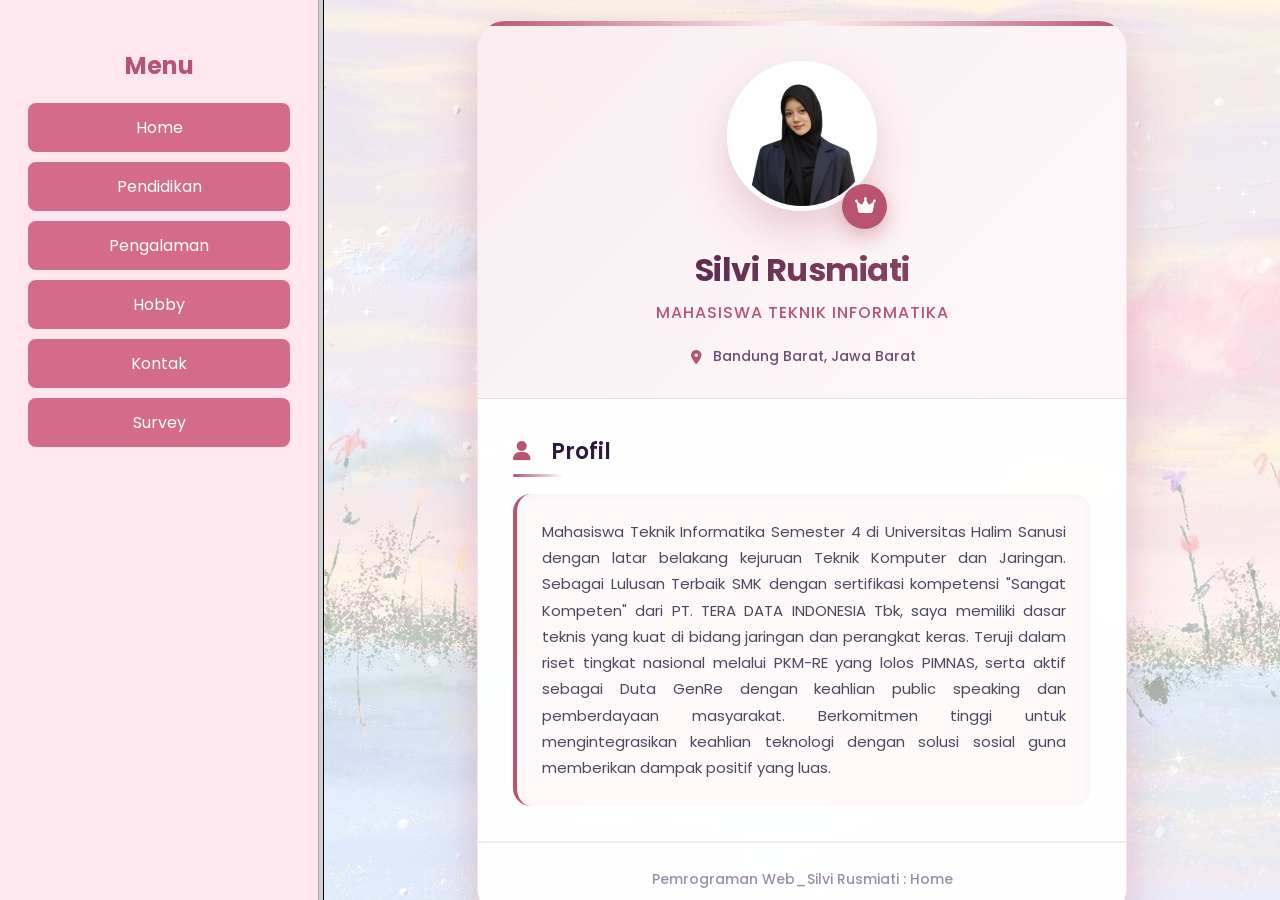
<file: index.html>
<!DOCTYPE html>
<html>
<head>
    <title>Website Silvi Rusmiati</title>
</head>

<frameset cols="25%,75%">
    <frame src="menu.html" name="menu">
    <frame src="home.html" name="isi">
</frameset>

</html>
</file>
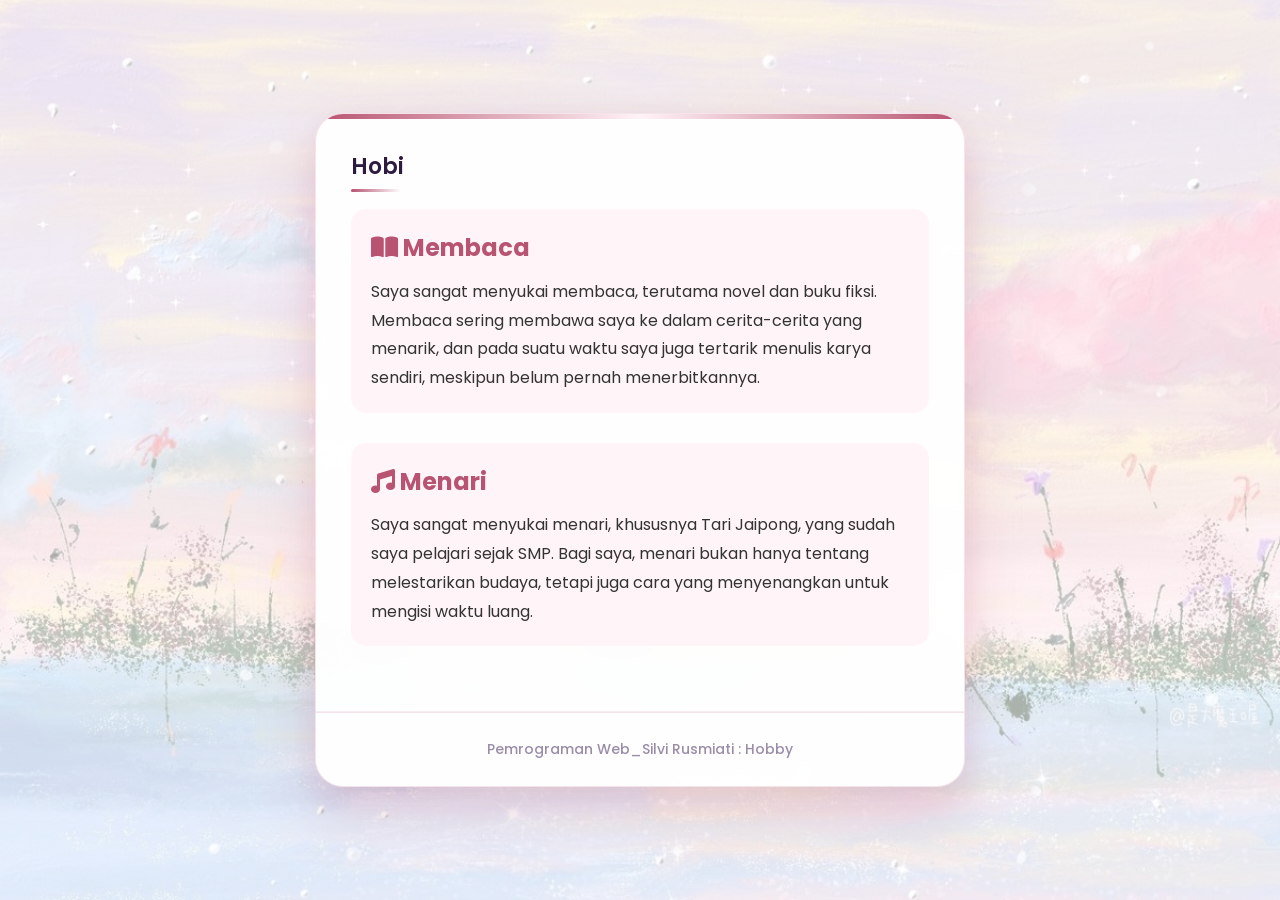
<file: hobby.html>
<!DOCTYPE html>
<html lang="id">
<head>
<meta charset="UTF-8">
<title>Hobby</title>

<link rel="stylesheet" href="style.css">
<link rel="stylesheet" href="https://cdnjs.cloudflare.com/ajax/libs/font-awesome/6.4.0/css/all.min.css">

<style>
.hobby-box{
    margin-bottom:30px;
    padding:20px;
    border-radius:15px;
    background:#fff5f8;
}

.hobby-box h2{
    color:#b85371;
    margin-bottom:10px;
}

.hobby-box p{
    line-height:1.8;
    color:#333;
}
</style>
</head>

<body>

<div class="profile-container">
<div class="profile-card">

<div class="section">
<h2 class="section-title">Hobi</h2>

<div class="hobby-box">
<h2><i class="fas fa-book-open"></i> Membaca</h2>
<p>
Saya sangat menyukai membaca, terutama novel dan buku fiksi.
Membaca sering membawa saya ke dalam cerita-cerita yang menarik, dan pada suatu waktu
saya juga tertarik menulis karya sendiri, meskipun belum pernah menerbitkannya.
</p>
</div>

<div class="hobby-box">
<h2><i class="fas fa-music"></i> Menari</h2>
<p>
Saya sangat menyukai menari, khususnya Tari Jaipong, yang sudah saya pelajari
sejak SMP. Bagi saya, menari bukan hanya tentang melestarikan budaya,
tetapi juga cara yang menyenangkan untuk mengisi waktu luang.
</p>
</div>

</div>

<div class="card-footer">
<p>Pemrograman Web_Silvi Rusmiati : Hobby</p>
</div>

</div>
</div>

</body>
</html>
</file>
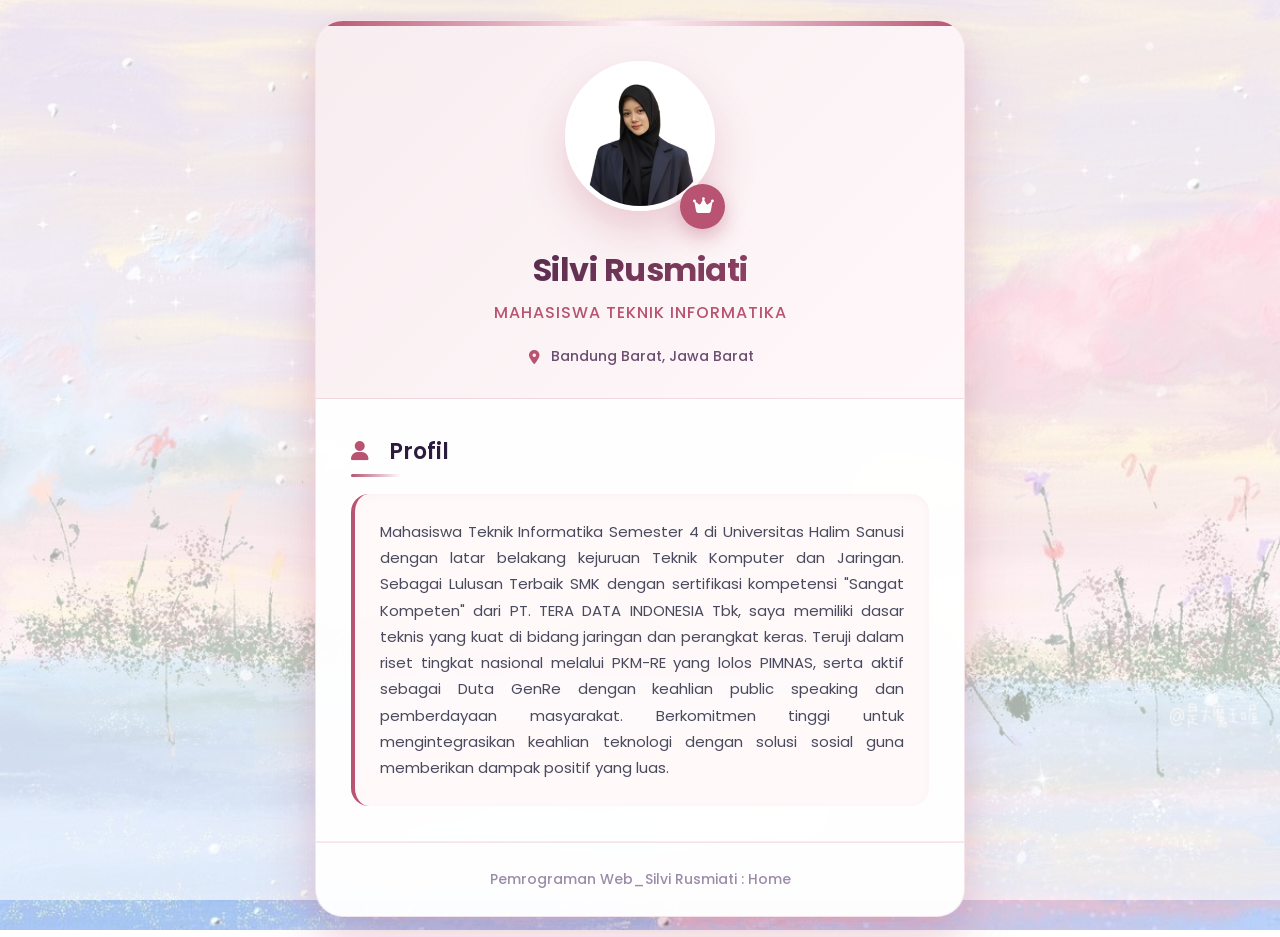
<file: home.html>
<!DOCTYPE html>
<html lang="id">
<head>
<meta charset="UTF-8">
<meta name="viewport" content="width=device-width, initial-scale=1.0">

<title>Home</title>

<link href="https://fonts.googleapis.com/css2?family=Poppins:wght@300;400;500;600;700&display=swap" rel="stylesheet">
<link rel="stylesheet" href="https://cdnjs.cloudflare.com/ajax/libs/font-awesome/6.4.0/css/all.min.css">
<link rel="stylesheet" href="style.css">
</head>

<body>

<div class="profile-container">
<div class="profile-card">

<div class="card-header">
<div class="profile-image-container">
<img src="profile.png" alt="Silvi Rusmiati" class="profile-image">

<div class="profile-overlay">
<i class="fas fa-crown"></i>
</div>
</div>

<div class="profile-text">
<h1 class="profile-name">Silvi Rusmiati</h1>
<p class="profile-subtitle">Mahasiswa Teknik Informatika</p>

<div class="contact-info">
<span class="contact-item">
<i class="fas fa-map-marker-alt"></i> Bandung Barat, Jawa Barat

</div>
</div>
</div>

<div class="section profil-section">
<h2 class="section-title">
<i class="fas fa-user"></i> Profil
</h2>

<div class="profil-content">
<p>
Mahasiswa Teknik Informatika Semester 4 di Universitas Halim Sanusi dengan latar belakang
kejuruan Teknik Komputer dan Jaringan. Sebagai Lulusan Terbaik SMK dengan sertifikasi
kompetensi "Sangat Kompeten" dari PT. TERA DATA INDONESIA Tbk, saya memiliki dasar teknis
yang kuat di bidang jaringan dan perangkat keras. Teruji dalam riset tingkat nasional melalui
PKM-RE yang lolos PIMNAS, serta aktif sebagai Duta GenRe dengan keahlian public speaking dan
pemberdayaan masyarakat. Berkomitmen tinggi untuk mengintegrasikan keahlian teknologi dengan
solusi sosial guna memberikan dampak positif yang luas.
</p>
</div>
</div>

<div class="card-footer">
<p>Pemrograman Web_Silvi Rusmiati : Home</p>
</div>

</div>
</div>

</body>
</html>
</file>
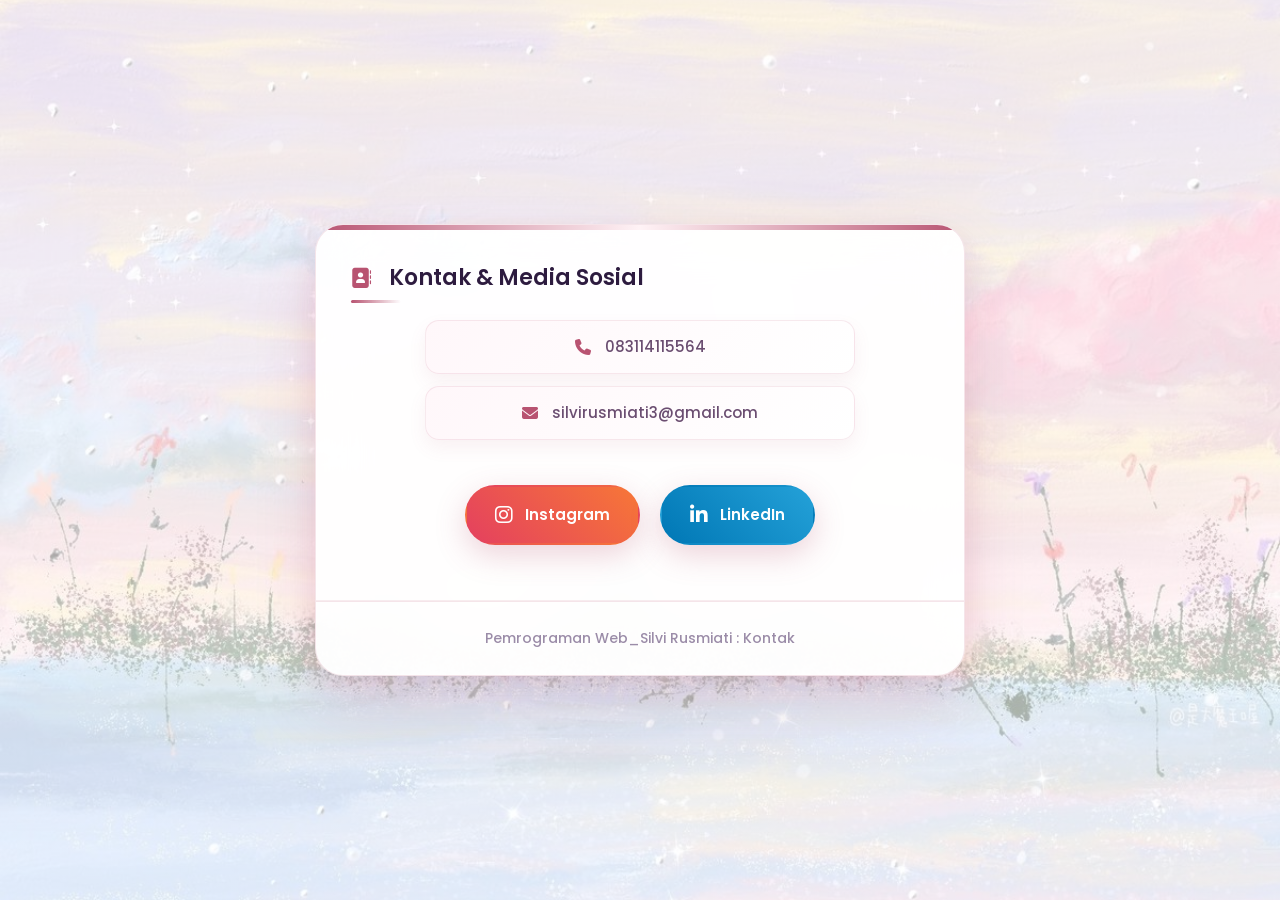
<file: kontak.html>
<!DOCTYPE html>
<html lang="id">
<head>
<meta charset="UTF-8">
<meta name="viewport" content="width=device-width, initial-scale=1.0">
<title>Kontak</title>

<link rel="stylesheet" href="style.css">
<link rel="stylesheet" href="https://cdnjs.cloudflare.com/ajax/libs/font-awesome/6.4.0/css/all.min.css">
</head>

<body>

<div class="profile-container">
<div class="profile-card">

<div class="section social-section">
<h2 class="section-title">
<i class="fas fa-address-book"></i> Kontak & Media Sosial
</h2>

<div class="kontak-box">

<p>
<i class="fas fa-phone"></i>
<span>083114115564</span>
</p>

<p>
<i class="fas fa-envelope"></i>
<span>silvirusmiati3@gmail.com</span>
</p>

</div>

<div class="social-links">

<a href="https://www.instagram.com/r.slvi_smt?utm_source=ig_web_button_share_sheet&igsh=ZDNlZDc0MzIxNw=="
class="social-button instagram"
target="_blank">
<i class="fab fa-instagram"></i>
<span>Instagram</span>
</a>

<a href="https://www.linkedin.com/in/silvi-rusmiati"
class="social-button linkedin"
target="_blank">
<i class="fab fa-linkedin-in"></i>
<span>LinkedIn</span>
</a>

</div>

</div>

<div class="card-footer">
<p>Pemrograman Web_Silvi Rusmiati : Kontak</p>
</div>

</div>
</div>

</body>
</html>
</file>
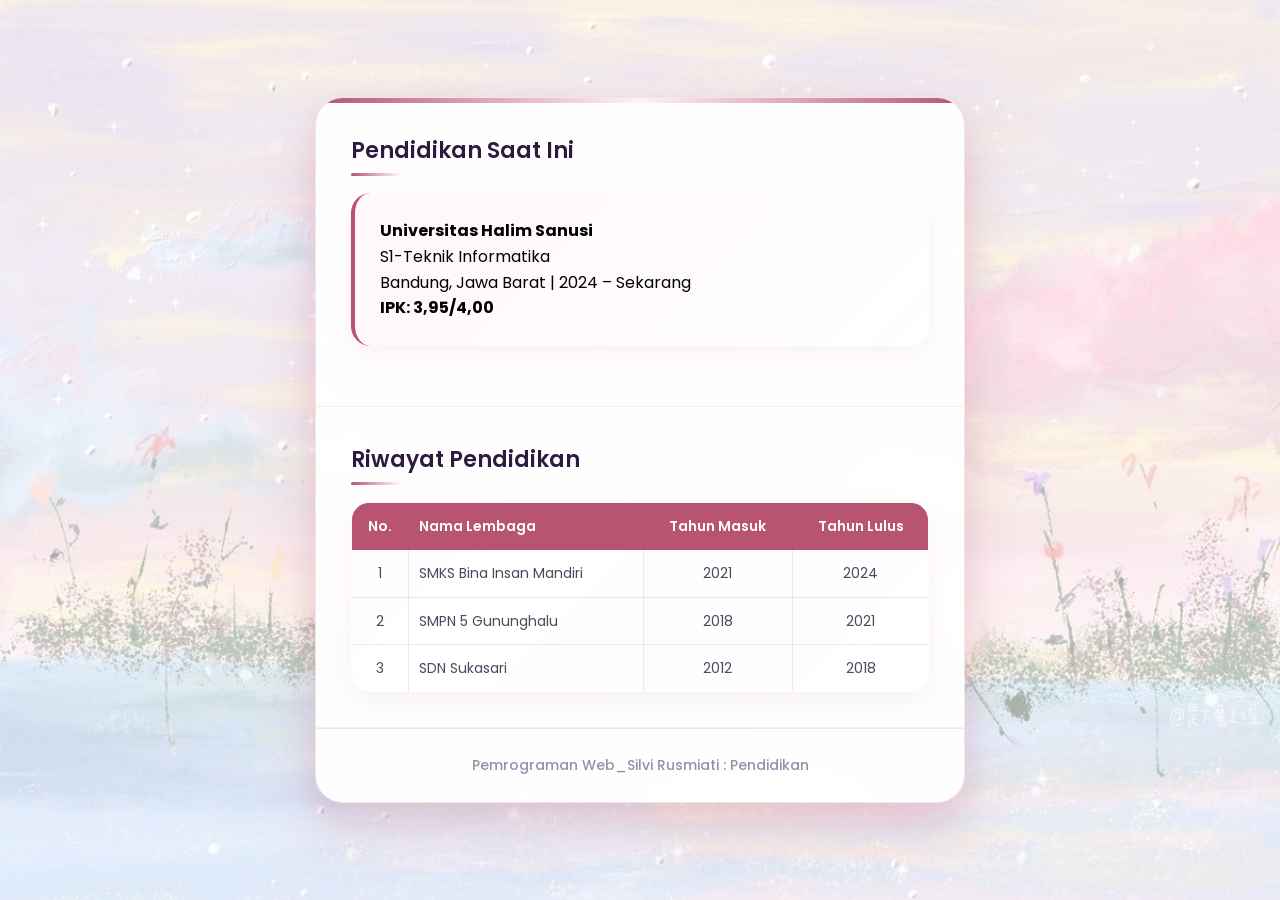
<file: pendidikan.html>
<!DOCTYPE html>
<html lang="id">
<head>
<meta charset="UTF-8">
<title>Pendidikan</title>

<link rel="stylesheet" href="style.css">
</head>

<body>

<div class="profile-container">
<div class="profile-card">

<div class="section pendidikan-section">
<h2 class="section-title">Pendidikan Saat Ini</h2>

<ul class="education-list">
<li class="education-item">
<strong>Universitas Halim Sanusi</strong><br>
S1-Teknik Informatika<br>
Bandung, Jawa Barat | 2024 – Sekarang<br>
<strong>IPK: 3,95/4,00</strong>
</li>
</ul>

</div>

<div class="section riwayat-section">
<h2 class="section-title">Riwayat Pendidikan</h2>

<table border="1" width="100%" cellpadding="10" cellspacing="0">
<tr bgcolor="#f2f2f2">
<th>No.</th>
<th>Nama Lembaga</th>
<th>Tahun Masuk</th>
<th>Tahun Lulus</th>
</tr>

<tr>
<td align="center">1</td>
<td>SMKS Bina Insan Mandiri</td>
<td align="center">2021</td>
<td align="center">2024</td>
</tr>

<tr>
<td align="center">2</td>
<td>SMPN 5 Gununghalu</td>
<td align="center">2018</td>
<td align="center">2021</td>
</tr>

<tr>
<td align="center">3</td>
<td>SDN Sukasari</td>
<td align="center">2012</td>
<td align="center">2018</td>
</tr>

</table>

</div>

<div class="card-footer">
<p>Pemrograman Web_Silvi Rusmiati : Pendidikan</p>
</div>

</div>
</div>

</body>
</html>
</file>
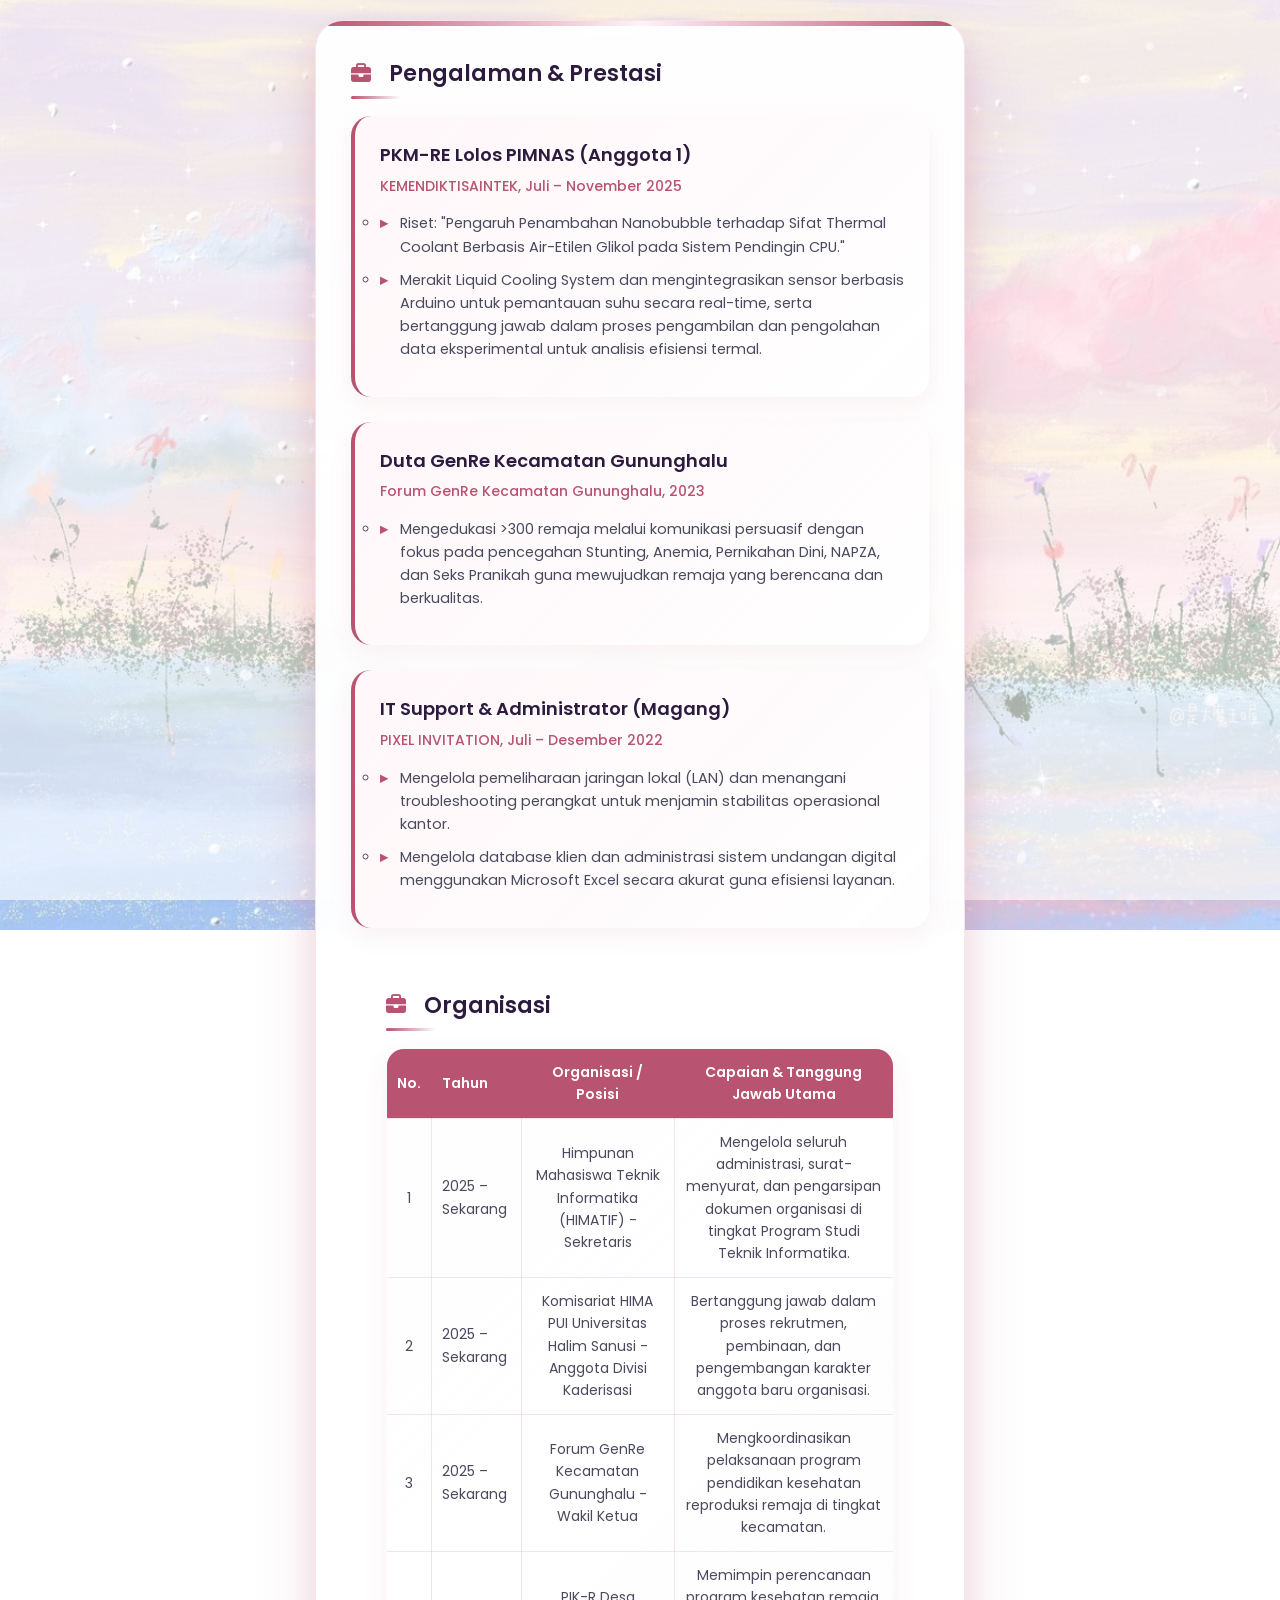
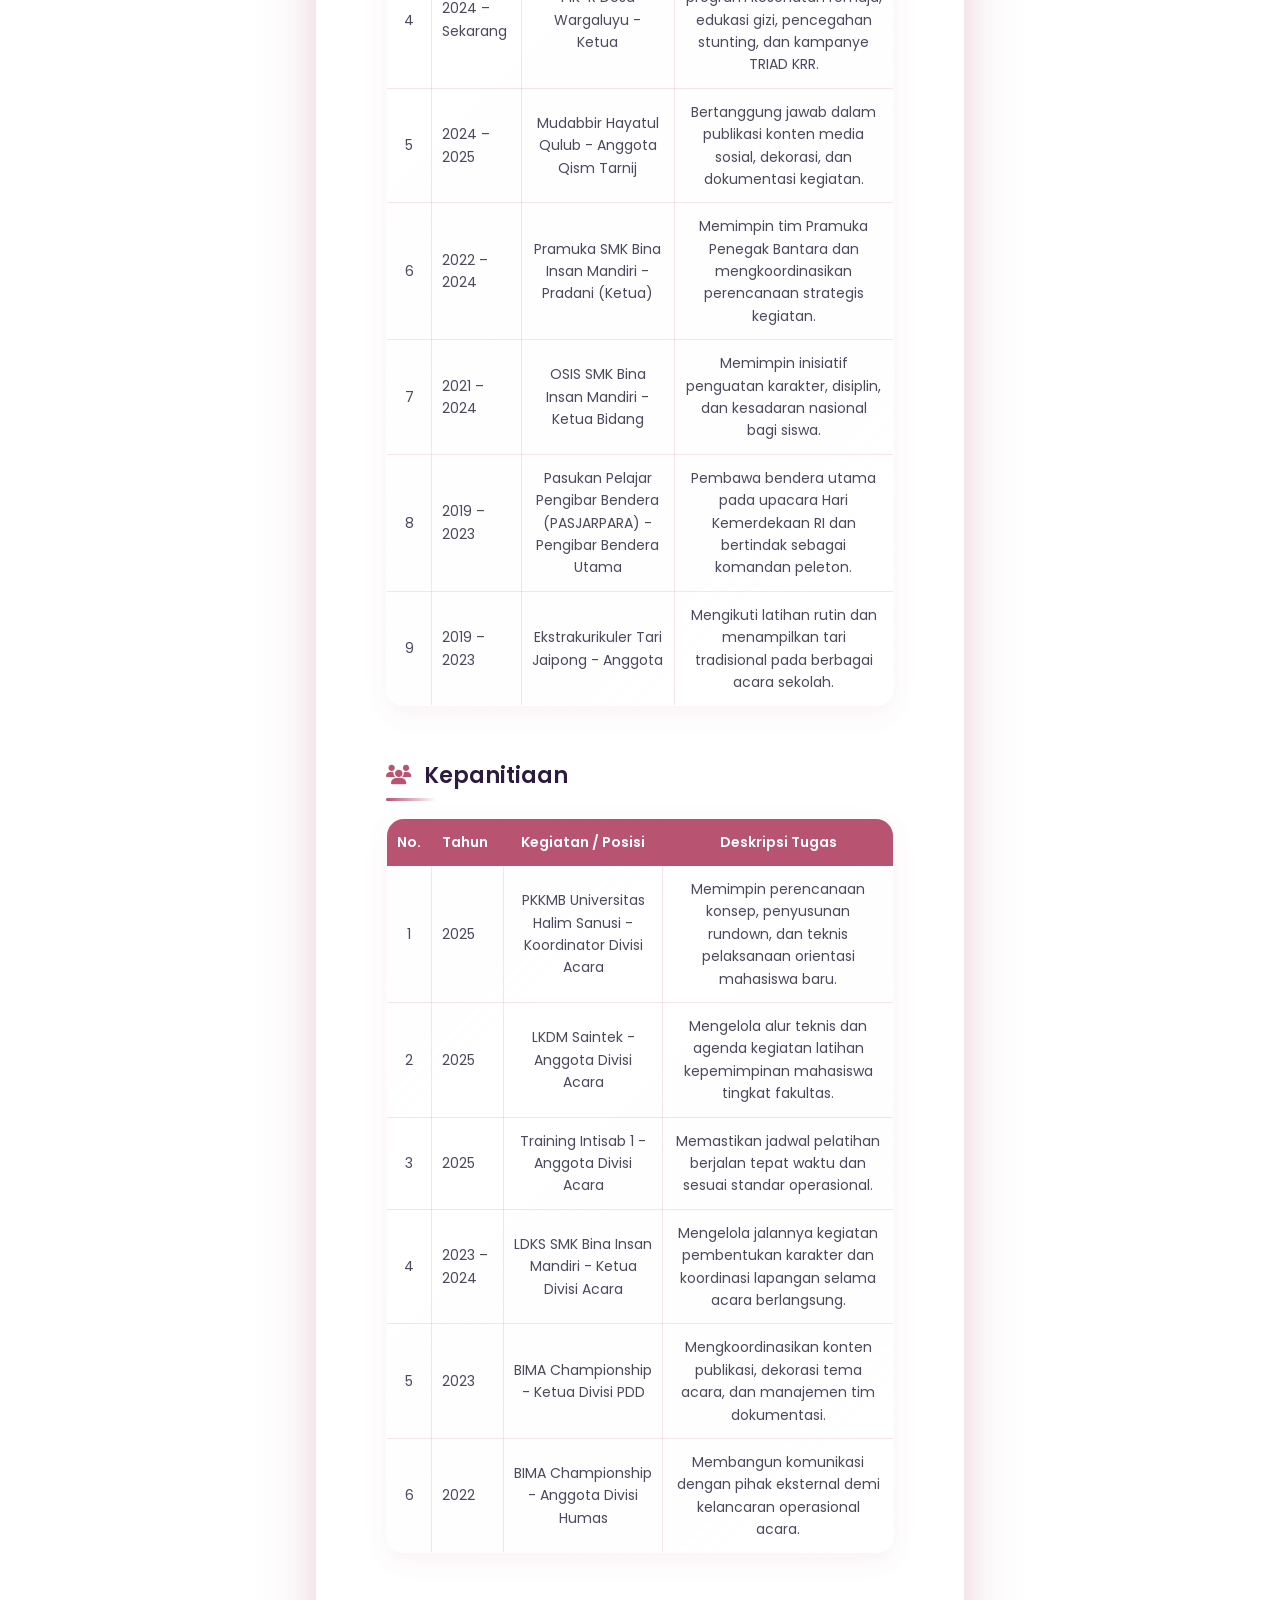
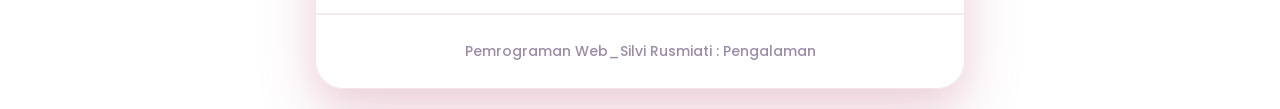
<file: pengalaman.html>
<!DOCTYPE html>
<html lang="id">
<head>
<meta charset="UTF-8">
<title>Pengalaman</title>

<link rel="stylesheet" href="style.css">
<link rel="stylesheet" href="https://cdnjs.cloudflare.com/ajax/libs/font-awesome/6.4.0/css/all.min.css">
</head>

<body>

<div class="profile-container">
<div class="profile-card">

<div class="section pengalaman-section">
<h2 class="section-title">
<i class="fas fa-briefcase"></i> Pengalaman & Prestasi
</h2>

<ul class="experience-list">

<li class="experience-item">
<div class="experience-header">
<strong>PKM-RE Lolos PIMNAS (Anggota 1)</strong>
<span class="experience-date">KEMENDIKTISAINTEK, Juli – November 2025</span>
</div>

<ul class="experience-details">
<li>
Riset: "Pengaruh Penambahan Nanobubble terhadap Sifat Thermal Coolant Berbasis
Air-Etilen Glikol pada Sistem Pendingin CPU."
</li>

<li>
Merakit Liquid Cooling System dan mengintegrasikan sensor berbasis Arduino untuk
pemantauan suhu secara real-time, serta bertanggung jawab dalam proses pengambilan
dan pengolahan data eksperimental untuk analisis efisiensi termal.
</li>
</ul>
</li>

<li class="experience-item">
<div class="experience-header">
<strong>Duta GenRe Kecamatan Gununghalu</strong>
<span class="experience-date">Forum GenRe Kecamatan Gununghalu, 2023</span>
</div>

<ul class="experience-details">
<li>
Mengedukasi >300 remaja melalui komunikasi persuasif dengan fokus pada pencegahan
Stunting, Anemia, Pernikahan Dini, NAPZA, dan Seks Pranikah guna mewujudkan remaja
yang berencana dan berkualitas.
</li>
</ul>
</li>

<li class="experience-item">
<div class="experience-header">
<strong>IT Support & Administrator (Magang)</strong>
<span class="experience-date">PIXEL INVITATION, Juli – Desember 2022</span>
</div>

<ul class="experience-details">
<li>
Mengelola pemeliharaan jaringan lokal (LAN) dan menangani troubleshooting perangkat
untuk menjamin stabilitas operasional kantor.
</li>

<li>
Mengelola database klien dan administrasi sistem undangan digital menggunakan
Microsoft Excel secara akurat guna efisiensi layanan.
</li>
</ul>
</li>

</ul>

<div class="section pengalaman-section">
    <h2 class="section-title">
        <i class="fas fa-briefcase"></i> Organisasi
    </h2>

    <table border="1" width="100%" cellpadding="10" cellspacing="0">
        <tr bgcolor="#f2f2f2">
            <th>No.</th>
            <th>Tahun</th>
            <th>Organisasi / Posisi</th>
            <th>Capaian & Tanggung Jawab Utama</th>
        </tr>

        <tr>
            <td align="center">1</td>
            <td align="center">2025 – Sekarang</td>
            <td>Himpunan Mahasiswa Teknik Informatika (HIMATIF) - Sekretaris</td>
            <td>Mengelola seluruh administrasi, surat-menyurat, dan pengarsipan dokumen organisasi di tingkat Program Studi Teknik Informatika.</td>
        </tr>

        <tr>
            <td align="center">2</td>
            <td align="center">2025 – Sekarang</td>
            <td>Komisariat HIMA PUI Universitas Halim Sanusi - Anggota Divisi Kaderisasi</td>
            <td>Bertanggung jawab dalam proses rekrutmen, pembinaan, dan pengembangan karakter anggota baru organisasi.</td>
        </tr>

        <tr>
            <td align="center">3</td>
            <td align="center">2025 – Sekarang</td>
            <td>Forum GenRe Kecamatan Gununghalu - Wakil Ketua</td>
            <td>Mengkoordinasikan pelaksanaan program pendidikan kesehatan reproduksi remaja di tingkat kecamatan.</td>
        </tr>

        <tr>
            <td align="center">4</td>
            <td align="center">2024 – Sekarang</td>
            <td>PIK-R Desa Wargaluyu - Ketua</td>
            <td>Memimpin perencanaan program kesehatan remaja, edukasi gizi, pencegahan stunting, dan kampanye TRIAD KRR.</td>
        </tr>

        <tr>
            <td align="center">5</td>
            <td align="center">2024 – 2025</td>
            <td>Mudabbir Hayatul Qulub - Anggota Qism Tarnij</td>
            <td>Bertanggung jawab dalam publikasi konten media sosial, dekorasi, dan dokumentasi kegiatan.</td>
        </tr>

        <tr>
            <td align="center">6</td>
            <td align="center">2022 – 2024</td>
            <td>Pramuka SMK Bina Insan Mandiri - Pradani (Ketua)</td>
            <td>Memimpin tim Pramuka Penegak Bantara dan mengkoordinasikan perencanaan strategis kegiatan.</td>
        </tr>

        <tr>
            <td align="center">7</td>
            <td align="center">2021 – 2024</td>
            <td>OSIS SMK Bina Insan Mandiri - Ketua Bidang</td>
            <td>Memimpin inisiatif penguatan karakter, disiplin, dan kesadaran nasional bagi siswa.</td>
        </tr>

        <tr>
            <td align="center">8</td>
            <td align="center">2019 – 2023</td>
            <td>Pasukan Pelajar Pengibar Bendera (PASJARPARA) - Pengibar Bendera Utama</td>
            <td>Pembawa bendera utama pada upacara Hari Kemerdekaan RI dan bertindak sebagai komandan peleton.</td>
        </tr>

        <tr>
            <td align="center">9</td>
            <td align="center">2019 – 2023</td>
            <td>Ekstrakurikuler Tari Jaipong - Anggota</td>
            <td>Mengikuti latihan rutin dan menampilkan tari tradisional pada berbagai acara sekolah.</td>
        </tr>
    </table>

    <br><br>

    <h2 class="section-title">
        <i class="fas fa-users"></i> Kepanitiaan
    </h2>

    <table border="1" width="100%" cellpadding="10" cellspacing="0">
        <tr bgcolor="#f2f2f2">
            <th>No.</th>
            <th>Tahun</th>
            <th>Kegiatan / Posisi</th>
            <th>Deskripsi Tugas</th>
        </tr>

        <tr>
            <td align="center">1</td>
            <td align="center">2025</td>
            <td>PKKMB Universitas Halim Sanusi - Koordinator Divisi Acara</td>
            <td>Memimpin perencanaan konsep, penyusunan rundown, dan teknis pelaksanaan orientasi mahasiswa baru.</td>
        </tr>

        <tr>
            <td align="center">2</td>
            <td align="center">2025</td>
            <td>LKDM Saintek - Anggota Divisi Acara</td>
            <td>Mengelola alur teknis dan agenda kegiatan latihan kepemimpinan mahasiswa tingkat fakultas.</td>
        </tr>

        <tr>
            <td align="center">3</td>
            <td align="center">2025</td>
            <td>Training Intisab 1 - Anggota Divisi Acara</td>
            <td>Memastikan jadwal pelatihan berjalan tepat waktu dan sesuai standar operasional.</td>
        </tr>

        <tr>
            <td align="center">4</td>
            <td align="center">2023 – 2024</td>
            <td>LDKS SMK Bina Insan Mandiri - Ketua Divisi Acara</td>
            <td>Mengelola jalannya kegiatan pembentukan karakter dan koordinasi lapangan selama acara berlangsung.</td>
        </tr>

        <tr>
            <td align="center">5</td>
            <td align="center">2023</td>
            <td>BIMA Championship - Ketua Divisi PDD</td>
            <td>Mengkoordinasikan konten publikasi, dekorasi tema acara, dan manajemen tim dokumentasi.</td>
        </tr>

        <tr>
            <td align="center">6</td>
            <td align="center">2022</td>
            <td>BIMA Championship - Anggota Divisi Humas</td>
            <td>Membangun komunikasi dengan pihak eksternal demi kelancaran operasional acara.</td>
        </tr>
    </table>
</div>

</div>

<div class="card-footer">
<p>Pemrograman Web_Silvi Rusmiati : Pengalaman</p>
</div>

</div>
</div>

</body>
</html>
</file>
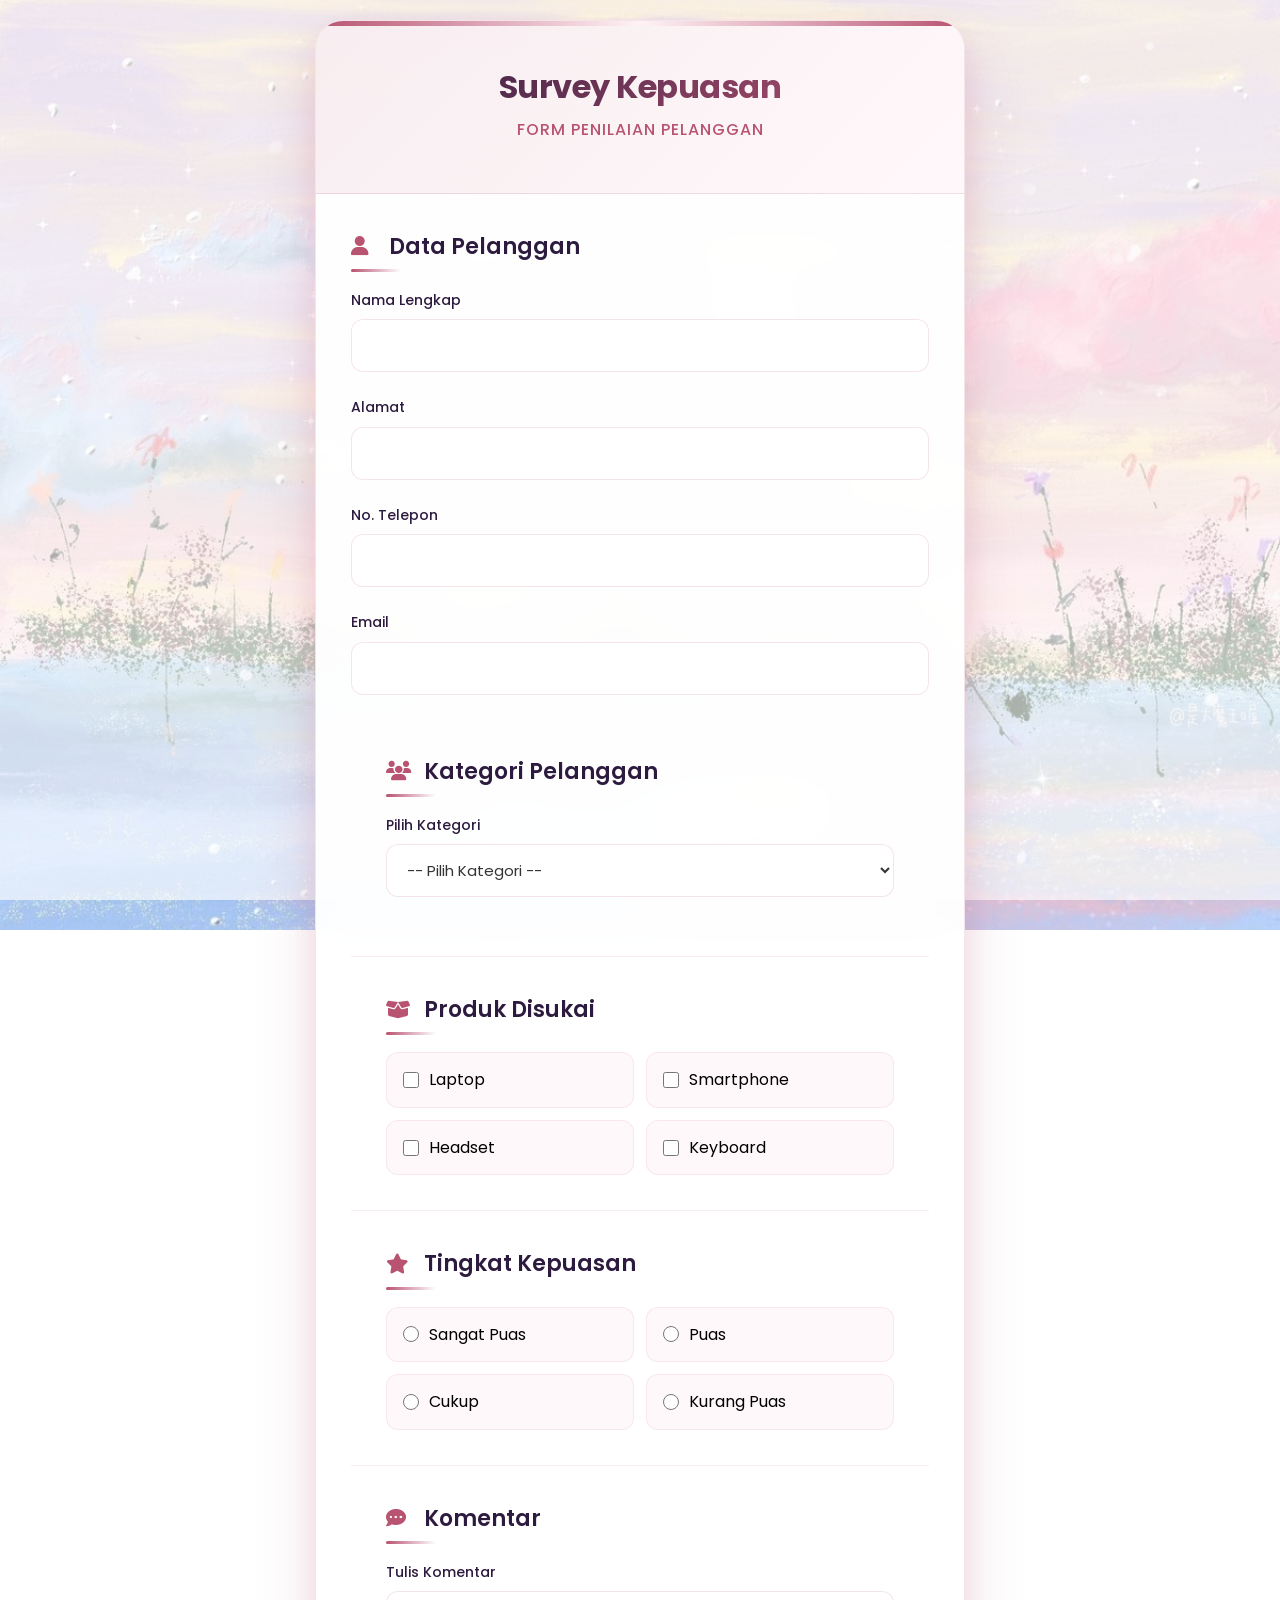
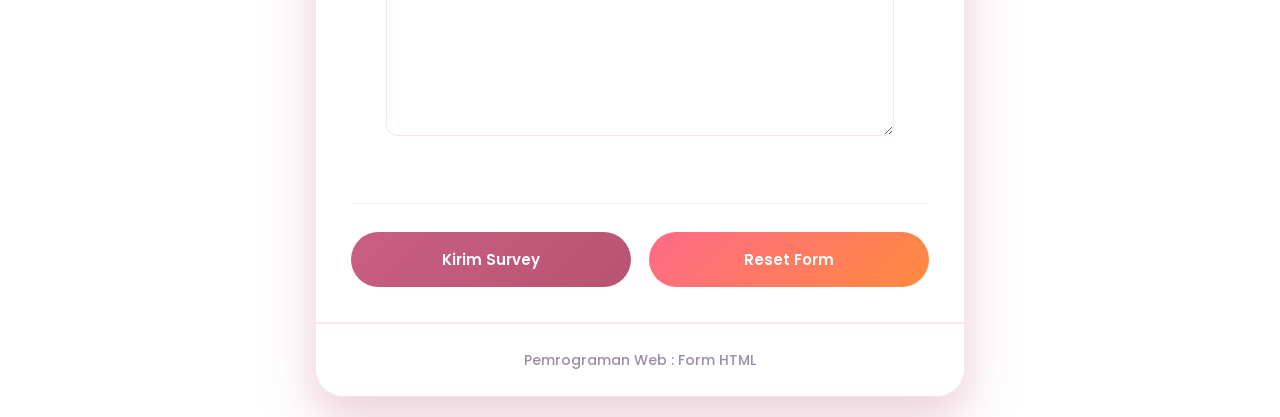
<file: survey.html>
<!DOCTYPE html>
<html lang="id">
<head>
    <meta charset="UTF-8">
    <meta name="viewport" content="width=device-width, initial-scale=1.0">
    <title>Survey Kepuasan Pelanggan</title>

    <link href="https://fonts.googleapis.com/css2?family=Poppins:wght@300;400;500;600;700&display=swap" rel="stylesheet">
    <link rel="stylesheet" href="https://cdnjs.cloudflare.com/ajax/libs/font-awesome/6.4.0/css/all.min.css">
    <link rel="stylesheet" href="style.css">
</head>

<body>
    <div class="profile-container">
        <div class="profile-card">

            <div class="card-header">
                <div class="profile-text">
                    <h1 class="profile-name">Survey Kepuasan</h1>
                    <p class="profile-subtitle">Form Penilaian Pelanggan</p>
                </div>
            </div>

            <div class="section">
                <h2 class="section-title">
                    <i class="fas fa-user"></i> Data Pelanggan
                </h2>

                <form action="" method="post">

                    <div class="form-group">
                        <label>Nama Lengkap</label>
                        <input type="text" name="nama" required>
                    </div>

                    <div class="form-group">
                        <label>Alamat</label>
                        <input type="text" name="alamat" required>
                    </div>

                    <div class="form-group">
                        <label>No. Telepon</label>
                        <input type="text" name="telepon" required>
                    </div>

                    <div class="form-group">
                        <label>Email</label>
                        <input type="email" name="email">
                    </div>

                    <div class="section">
                        <h2 class="section-title">
                            <i class="fas fa-users"></i> Kategori Pelanggan
                        </h2>

                        <div class="form-group">
                            <label>Pilih Kategori</label>
                            <select name="kategori" required>
                                <option value="">-- Pilih Kategori --</option>
                                <option value="pelajar">Pelajar</option>
                                <option value="mahasiswa">Mahasiswa</option>
                                <option value="umum">Umum</option>
                                <option value="pegawai">Pegawai</option>
                            </select>
                        </div>
                    </div>

                    <div class="section">
                        <h2 class="section-title">
                            <i class="fas fa-box-open"></i> Produk Disukai
                        </h2>

                        <div class="checkbox-group">
                            <label><input type="checkbox" name="produk[]" value="Laptop"> Laptop</label>
                            <label><input type="checkbox" name="produk[]" value="Smartphone"> Smartphone</label>
                            <label><input type="checkbox" name="produk[]" value="Headset"> Headset</label>
                            <label><input type="checkbox" name="produk[]" value="Keyboard"> Keyboard</label>
                        </div>
                    </div>

                    <div class="section">
                        <h2 class="section-title">
                            <i class="fas fa-star"></i> Tingkat Kepuasan
                        </h2>

                        <div class="radio-group">
                            <label><input type="radio" name="kepuasan" value="Sangat Puas" required> Sangat Puas</label>
                            <label><input type="radio" name="kepuasan" value="Puas"> Puas</label>
                            <label><input type="radio" name="kepuasan" value="Cukup"> Cukup</label>
                            <label><input type="radio" name="kepuasan" value="Kurang Puas"> Kurang Puas</label>
                        </div>
                    </div>

                    <div class="section">
                        <h2 class="section-title">
                            <i class="fas fa-comment-dots"></i> Komentar
                        </h2>

                        <div class="form-group">
                            <label>Tulis Komentar</label>
                            <textarea name="komentar" rows="5"></textarea>
                        </div>
                    </div>

                    <div class="button-group">
                        <input type="submit" value="Kirim Survey" class="btn-submit">
                        <input type="reset" value="Reset Form" class="btn-reset">
                    </div>

                </form>
            </div>

            <div class="card-footer">
                <p>Pemrograman Web : Form HTML</p>
            </div>

        </div>
    </div>
</body>
</html>
</file>
<file: style.css>
@import url('https://fonts.googleapis.com/css2?family=Poppins:wght@300;400;500;600;700;800&display=swap');

* {
    margin: 0;
    padding: 0;
    box-sizing: border-box;
    font-family: 'Poppins', sans-serif;
}

/* home */
body {
    background:
        linear-gradient(rgba(255, 255, 255, 0.65), rgba(255, 255, 255, 0.65)),
        url('foto-bg.jpg');
    background-size: cover;
    background-position: center;
    background-repeat: no-repeat;
    background-attachment: fixed;
    min-height: 100vh;
    display: flex;
    justify-content: center;
    align-items: center;
    padding: 20px;
    line-height: 1.6;
}

.profile-container {
    width: 100%;
    max-width: 650px;
}

/* card */
.profile-card {
    position: relative;
    overflow: hidden;
    background: rgba(255, 255, 255, 0.95);
    border: 1px solid rgba(184, 83, 113, 0.15);
    border-radius: 28px;
    backdrop-filter: blur(25px);
    box-shadow:
        0 30px 60px rgba(184, 83, 113, 0.20),
        0 12px 30px rgba(184, 83, 113, 0.10);
    animation: cardSlideIn 0.8s cubic-bezier(0.25, 0.46, 0.45, 0.94);
}

.profile-card::before {
    content: '';
    position: absolute;
    inset: 0 0 auto 0;
    height: 5px;
    background: linear-gradient(90deg, #b85371, #fff3f6, #b85371);
}

/* header */
.card-header {
    text-align: center;
    padding: 40px 35px 30px;
    background: linear-gradient(
        135deg,
        rgba(184, 83, 113, 0.10),
        rgba(255, 243, 246, 0.60)
    );
    border-bottom: 1px solid rgba(184, 83, 113, 0.15);
}

/* foto profil */
.profile-image-container {
    position: relative;
    display: inline-block;
    margin-bottom: 25px;
}

.profile-image {
    width: 150px;
    height: 150px;
    object-fit: cover;
    border-radius: 50%;
    border: 5px solid #ffffff;
    box-shadow:
        0 20px 40px rgba(184, 83, 113, 0.25),
        inset 0 2px 8px rgba(255, 255, 255, 0.90);
    transition: all 0.4s cubic-bezier(0.68, -0.55, 0.265, 1.55);
}

.profile-image:hover {
    transform: scale(1.08) rotate(5deg);
    box-shadow:
        0 30px 60px rgba(184, 83, 113, 0.35),
        inset 0 2px 8px rgba(255, 255, 255, 1);
}

.profile-overlay {
    position: absolute;
    right: -10px;
    bottom: -10px;
    width: 45px;
    height: 45px;
    border-radius: 50%;
    background: #b85371;
    color: #ffffff;
    display: flex;
    justify-content: center;
    align-items: center;
    font-size: 18px;
    box-shadow: 0 8px 20px rgba(184, 83, 113, 0.40);
    animation: float 3s ease-in-out infinite;
}

/* nama */
.profile-name {
    margin-bottom: 5px;
    font-size: 32px;
    font-weight: 700;
    letter-spacing: -0.5px;
    background: linear-gradient(135deg, #2d1b3f, #b85371);
    -webkit-background-clip: text;
    -webkit-text-fill-color: transparent;
    background-clip: text;
}

.profile-subtitle {
    margin-bottom: 20px;
    font-size: 16px;
    font-weight: 500;
    letter-spacing: 1px;
    text-transform: uppercase;
    color: #b85371;
}

/* kontak home */
.contact-info {
    display: flex;
    flex-direction: column;
    gap: 8px;
}

.contact-item {
    display: flex;
    justify-content: center;
    align-items: center;
    gap: 8px;
    font-size: 14px;
    font-weight: 500;
    color: #6b4e71;
}

.contact-item i {
    width: 16px;
    color: #b85371;
}

/* section */
.section {
    padding: 35px;
    border-bottom: 1px solid rgba(184, 83, 113, 0.10);
}

.section:last-child {
    padding-bottom: 25px;
    border-bottom: none;
}

.section-title {
    position: relative;
    display: flex;
    align-items: center;
    gap: 12px;
    margin-bottom: 25px;
    font-size: 22px;
    font-weight: 600;
    color: #2d1b3f;
}

.section-title::after {
    content: '';
    position: absolute;
    left: 0;
    bottom: -8px;
    width: 50px;
    height: 3px;
    border-radius: 2px;
    background: linear-gradient(90deg, #b85371, transparent);
}

.section-title i {
    width: 26px;
    font-size: 20px;
    color: #b85371;
}

/* profil */
.profil-content p {
    padding: 25px;
    font-size: 15px;
    line-height: 1.75;
    text-align: justify;
    color: #4a4a5e;
    background: rgba(255, 243, 246, 0.50);
    border-left: 4px solid #b85371;
    border-radius: 18px;
    box-shadow: inset 0 2px 8px rgba(184, 83, 113, 0.05);
}

/* pendidikan & pengalaman */
.education-list,
.experience-list {
    list-style: none;
}

.education-item,
.experience-item {
    margin-bottom: 25px;
    padding: 25px;
    border-radius: 20px;
    border-left: 4px solid #b85371;
    background: linear-gradient(
        135deg,
        rgba(255, 243, 246, 0.70),
        rgba(255, 255, 255, 0.90)
    );
    box-shadow: 0 8px 25px rgba(184, 83, 113, 0.08);
    transition: all 0.3s ease;
}

.education-item:hover,
.experience-item:hover {
    transform: translateY(-5px);
    box-shadow: 0 15px 40px rgba(184, 83, 113, 0.15);
}

.education-header strong,
.experience-header strong {
    display: block;
    font-size: 18px;
    font-weight: 600;
    color: #2d1b3f;
}

.education-meta,
.experience-date {
    display: block;
    margin-top: 5px;
    font-size: 14px;
    font-weight: 500;
    color: #b85371;
}

.education-details {
    font-size: 15px;
    line-height: 1.7;
    color: #6b4e71;
}

.experience-details {
    margin-top: 15px;
}

.experience-details li {
    position: relative;
    margin-bottom: 10px;
    padding-left: 20px;
    font-size: 14.5px;
    color: #4a4a5e;
}

.experience-details li::before {
    content: '▸';
    position: absolute;
    left: 0;
    font-weight: bold;
    color: #b85371;
}

/* tabel */
table {
    width: 100%;
    margin-top: 10px;
    overflow: hidden;
    border-collapse: collapse;
    border-radius: 18px;
    background: linear-gradient(
        135deg,
        rgba(255, 243, 246, 0.70),
        rgba(255, 255, 255, 0.95)
    );
    box-shadow: 0 8px 25px rgba(184, 83, 113, 0.08);
}

th,
td {
    padding: 12px 10px;
    text-align: center;
    font-size: 14px;
    border: 1px solid rgba(184, 83, 113, 0.15);
}

th {
    color: #ffffff;
    font-weight: 600;
    background: #b85371;
}

td {
    color: #4a4a5e;
    background: rgba(255, 255, 255, 0.85);
}

tr:hover td {
    background: rgba(255, 243, 246, 0.80);
    transition: 0.3s ease;
}

th:nth-child(2),
td:nth-child(2) {
    text-align: left;
}

/* kontak */
.kontak-box {
    max-width: 430px;
    margin: 15px auto 25px;
}

.kontak-box p {
    display: flex;
    align-items: center;
    justify-content: center;
    gap: 12px;
    min-width: 280px;
    padding: 14px 18px;
    margin: 12px 0;
    background: linear-gradient(135deg, #fff7fa, #ffffff);
    border: 1px solid rgba(184, 83, 113, 0.12);
    border-radius: 14px;
    box-shadow: 0 8px 18px rgba(184, 83, 113, 0.08);
    color: #6b4e71;
    font-size: 15px;
    font-weight: 500;
    transition: 0.3s ease;
}

.kontak-box p:hover {
    transform: translateY(-2px);
    box-shadow: 0 14px 24px rgba(184, 83, 113, 0.12);
}

.kontak-box p i {
    color: #b85371;
    font-size: 16px;
    width: 18px;
}

/* sosial media */
.social-links {
    display: flex;
    justify-content: center;
    gap: 20px;
    padding: 20px 0;
}

.social-button {
    display: flex;
    align-items: center;
    gap: 12px;
    padding: 16px 28px;
    font-size: 15px;
    font-weight: 600;
    text-decoration: none;
    border: 2px solid transparent;
    border-radius: 50px;
    transition: all 0.4s ease;
    box-shadow: 0 10px 30px rgba(184, 83, 113, 0.25);
}

.instagram {
    color: #ffffff;
    background: linear-gradient(45deg, #E4405F, #F77737);
}

.linkedin {
    color: #ffffff;
    background: linear-gradient(45deg, #0077B5, #24A1D8);
}

.social-button:hover {
    transform: translateY(-5px) scale(1.05);
    border-color: rgba(255, 255, 255, 0.30);
    box-shadow: 0 20px 45px rgba(184, 83, 113, 0.35);
}

.social-button i {
    font-size: 20px;
}

/* form */
.form-group {
    margin-bottom: 24px;
}

.form-group label {
    display: block;
    margin-bottom: 8px;
    font-size: 14px;
    font-weight: 500;
    color: #2d1b3f;
}

input[type="text"],
input[type="email"],
select,
textarea {
    width: 100%;
    padding: 14px 16px;
    font-size: 15px;
    color: #333333;
    background: #ffffff;
    border: 1px solid rgba(184, 83, 113, 0.15);
    border-radius: 12px;
    outline: none;
    transition: 0.25s ease;
}

input:focus,
select:focus,
textarea:focus {
    border-color: #b85371;
    box-shadow: 0 0 0 4px rgba(184, 83, 113, 0.08);
}

textarea {
    resize: vertical;
    min-height: 130px;
}

/* checkbox */
.checkbox-group,
.radio-group {
    display: grid;
    grid-template-columns: repeat(auto-fit, minmax(180px, 1fr));
    gap: 12px;
}

.checkbox-group label,
.radio-group label {
    display: flex;
    align-items: center;
    gap: 10px;
    padding: 14px 16px;
    cursor: pointer;
    border-radius: 12px;
    background: #fff8fa;
    border: 1px solid rgba(184, 83, 113, 0.10);
    transition: 0.25s ease;
}

input[type="checkbox"],
input[type="radio"] {
    width: 16px;
    height: 16px;
    accent-color: #b85371;
}

/* tombol */
.button-group {
    display: flex;
    flex-wrap: wrap;
    gap: 18px;
    margin-top: 28px;
}

.btn-submit,
.btn-reset {
    flex: 1;
    min-width: 220px;
    padding: 16px 24px;
    font-size: 15px;
    font-weight: 600;
    color: #ffffff;
    border: none;
    border-radius: 50px;
    cursor: pointer;
}

.btn-submit {
    background: linear-gradient(135deg, #c95f84, #b85371);
}

.btn-reset {
    background: linear-gradient(135deg, #ff6a88, #ff8a3d);
}

/* footer */
.card-footer {
    text-align: center;
    padding: 25px 35px;
    font-size: 14px;
    font-weight: 500;
    color: #9b8ca8;
    border-top: 1px solid rgba(184, 83, 113, 0.15);
}

/* animasi */
@keyframes float {
    0%, 100% {
        transform: translateY(0);
    }

    50% {
        transform: translateY(-8px);
    }
}

@keyframes cardSlideIn {
    from {
        opacity: 0;
        transform: translateY(40px) scale(0.95);
    }

    to {
        opacity: 1;
        transform: translateY(0) scale(1);
    }
}

/* responsive */
@media (max-width: 540px) {
    .profile-card {
        margin: 15px;
        border-radius: 24px;
    }

    .card-header,
    .section {
        padding: 25px;
    }

    .profile-name {
        font-size: 28px;
    }

    .social-links,
    .button-group {
        flex-direction: column;
        align-items: center;
    }

    .social-button,
    .btn-submit,
    .btn-reset {
        width: 100%;
        max-width: 280px;
        justify-content: center;
    }
}

@media (max-width: 400px) {
    .profile-image {
        width: 130px;
        height: 130px;
    }

    .contact-item {
        font-size: 13px;
    }
}
</file>
